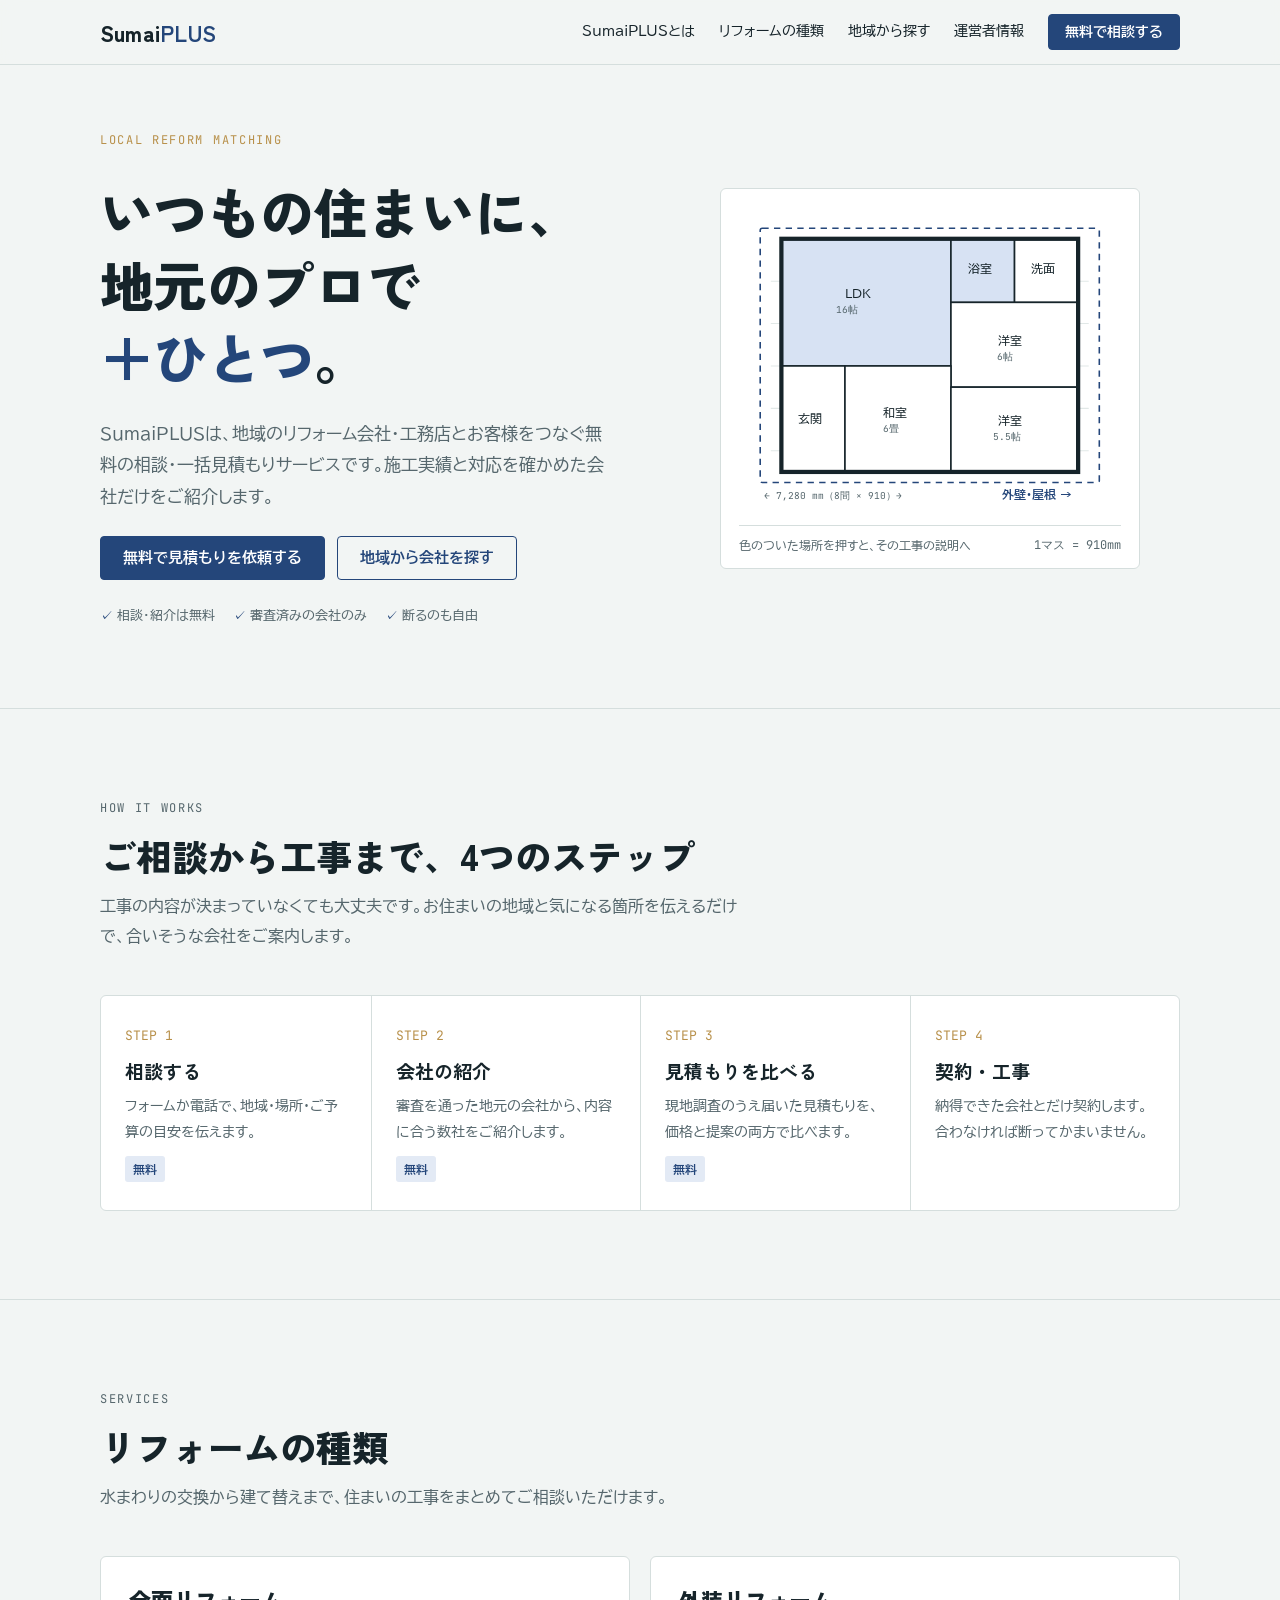
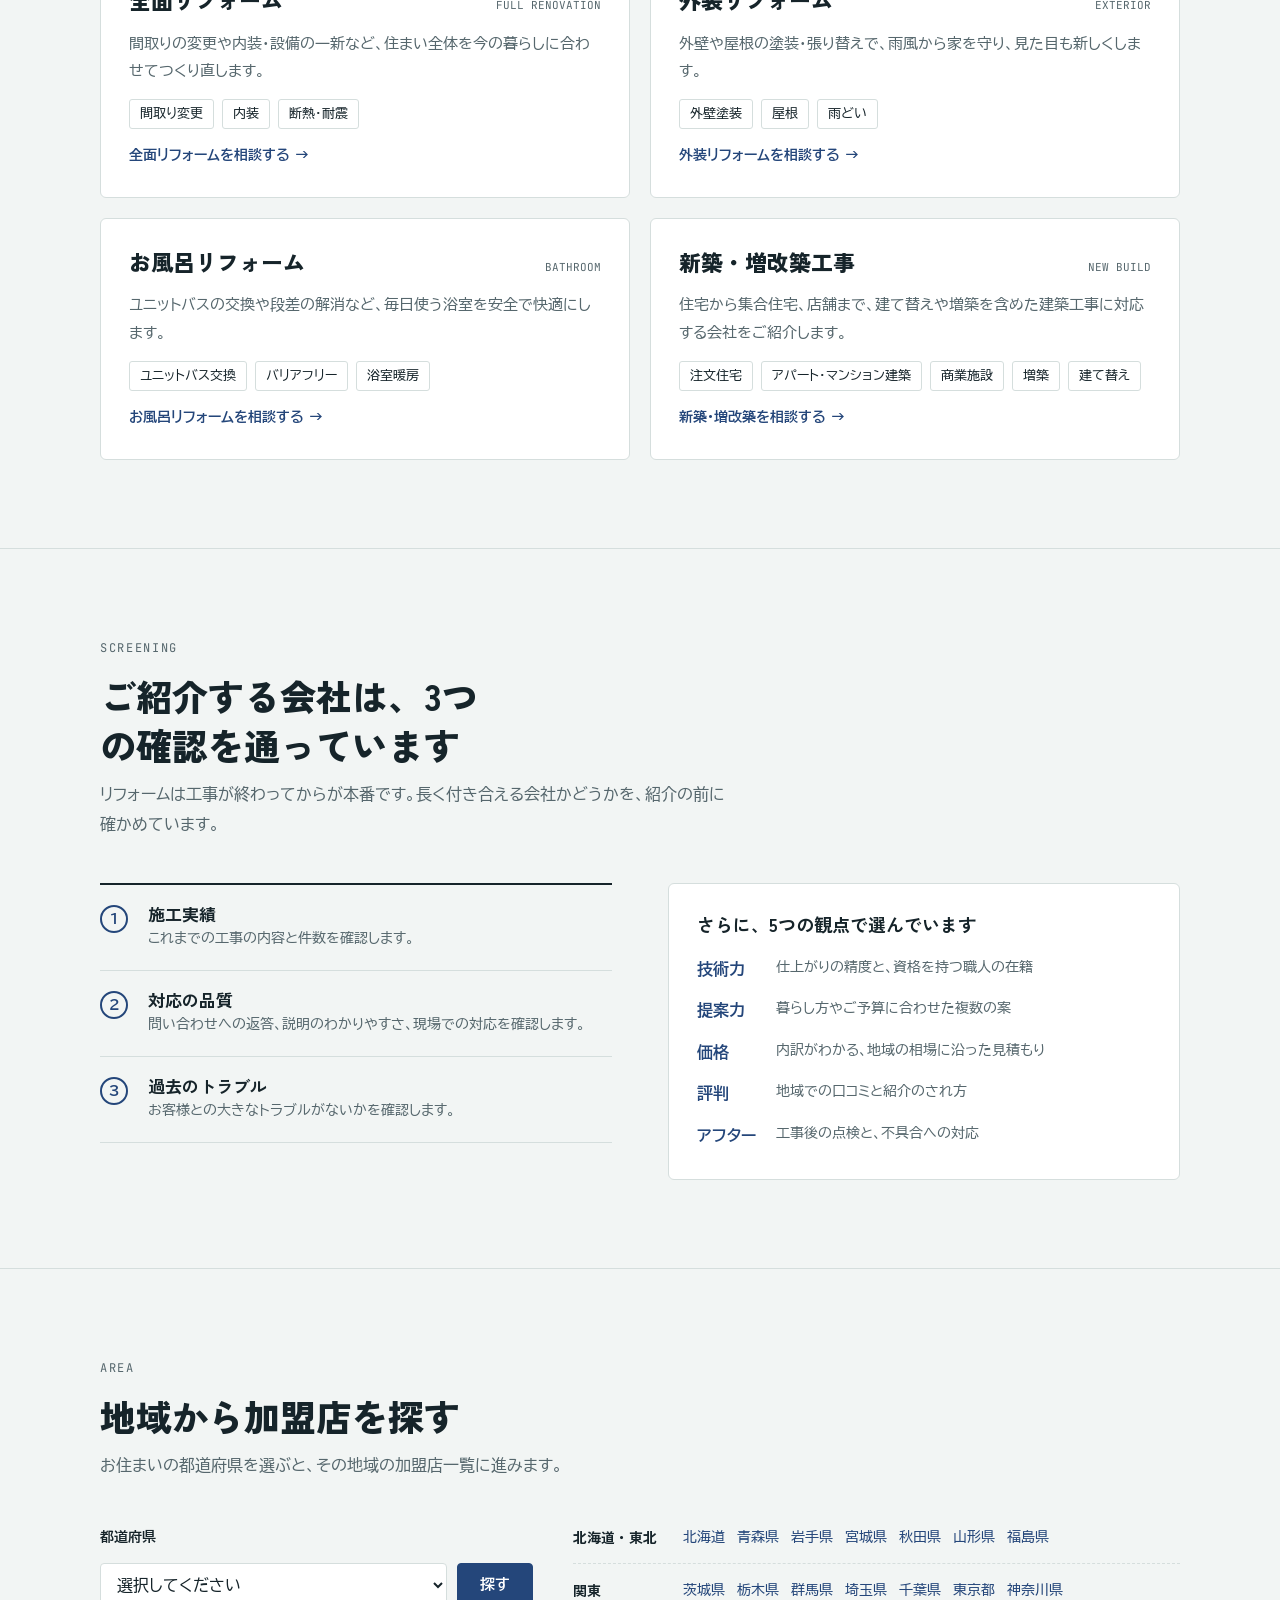
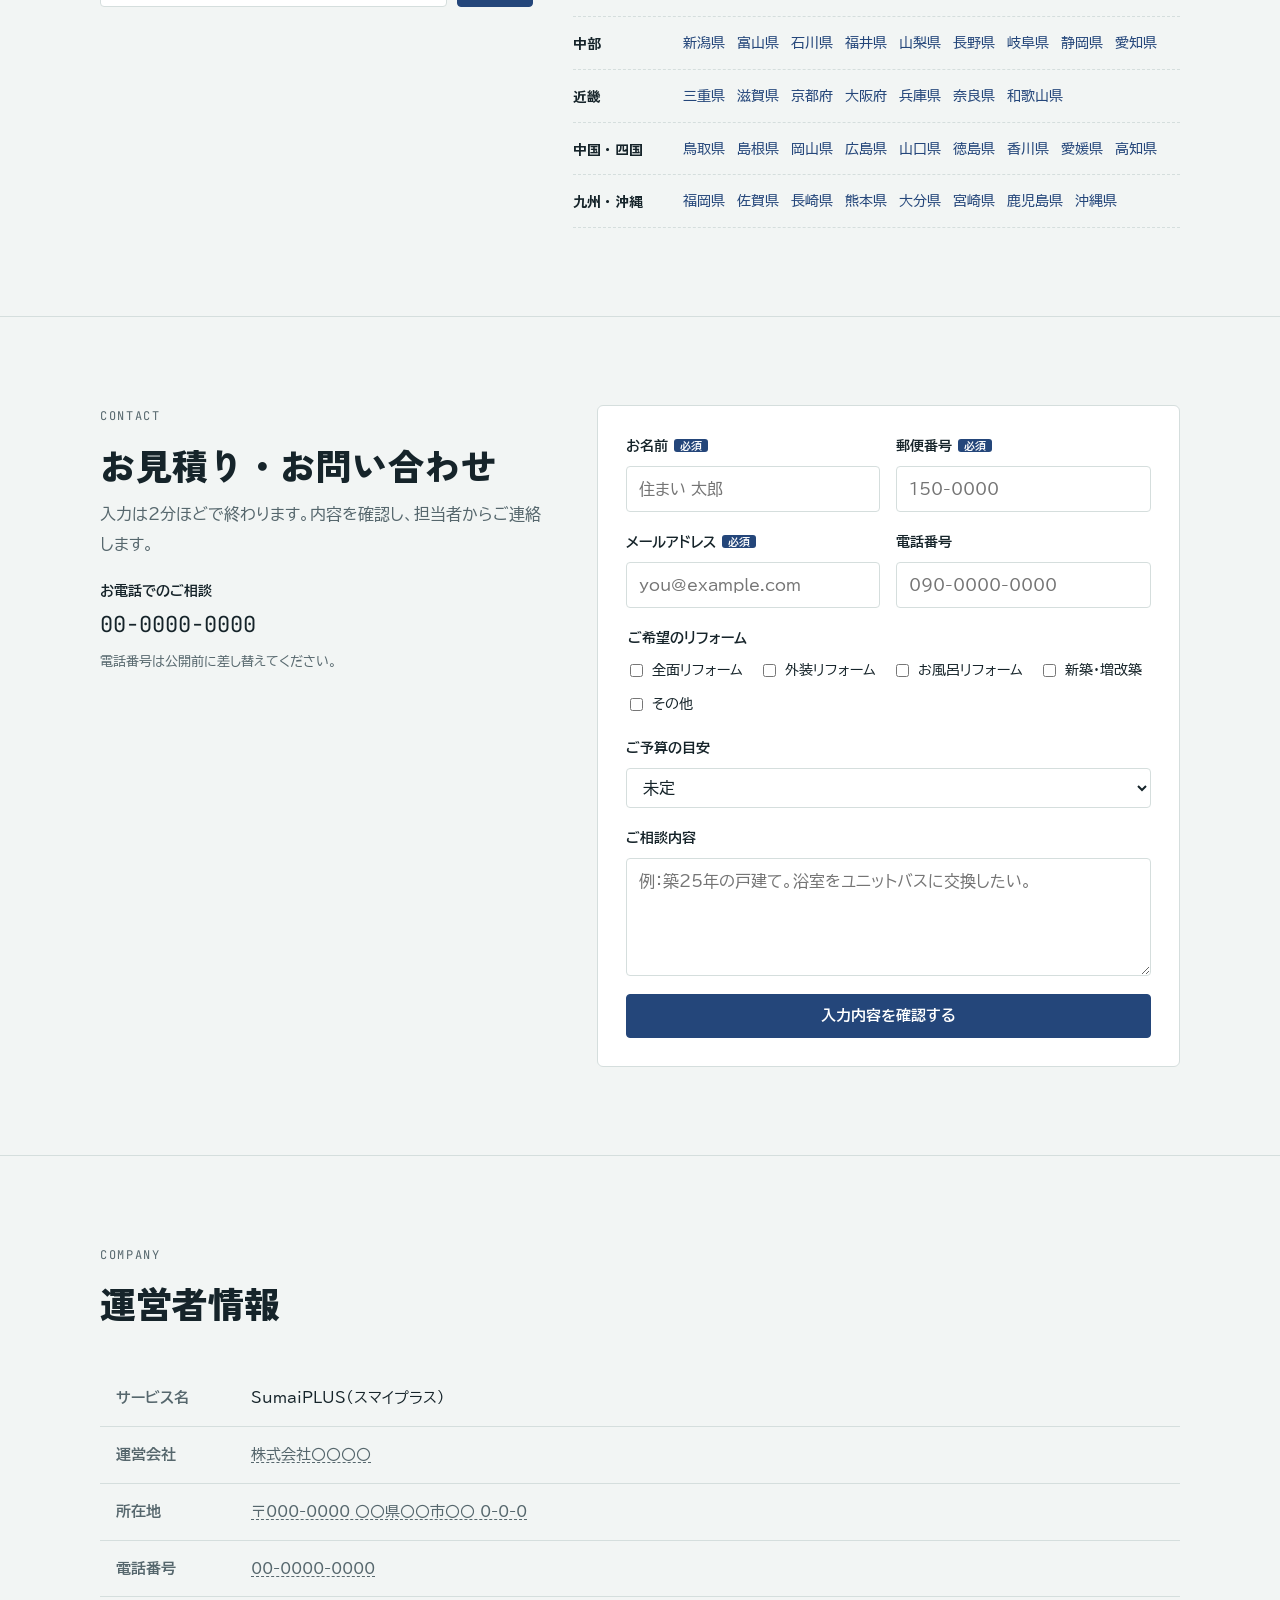
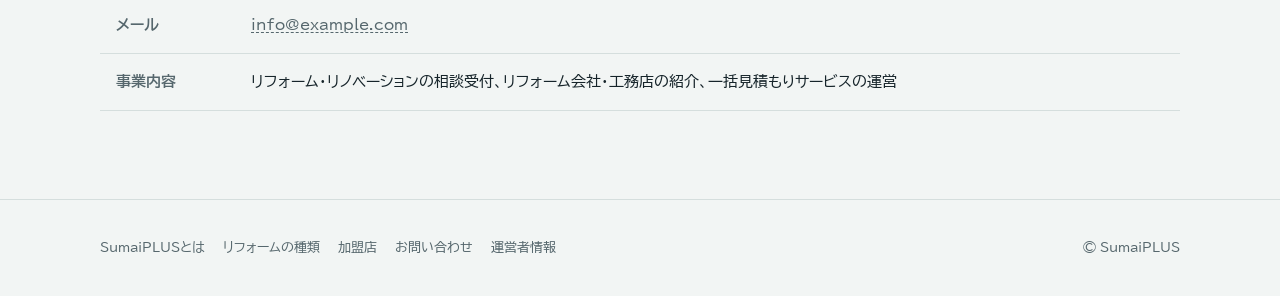
<file: sites/sumaiplus/index.html>
<!doctype html>
<html lang="ja">
<head>
<meta charset="utf-8">
<meta name="viewport" content="width=device-width, initial-scale=1, viewport-fit=cover">
<title>SumaiPLUS</title>
<meta name="description" content="地元のリフォーム会社・工務店を無料で紹介。審査済みのプロから見積もりを取り寄せて比較できるリフォーム相談サービスです。">
<link rel="preconnect" href="https://fonts.googleapis.com">
<link rel="preconnect" href="https://fonts.gstatic.com" crossorigin>
<link rel="stylesheet" href="https://fonts.googleapis.com/css2?family=BIZ+UDPGothic:wght@400;700&family=JetBrains+Mono:wght@500&family=Zen+Kaku+Gothic+New:wght@700;900&display=swap">
<style>
:root {
  --ground: #f2f5f4;
  --surface: #ffffff;
  --ink: #16242a;
  --muted: #56676d;
  --line: #d5dedd;
  --grid: #e1e8e7;
  --ai: #24467a;
  --ai-soft: #e3eaf5;
  --hinoki: #b8904a;
  --on-ai: #ffffff;
  --room: #ffffff;
  --room-hot: #d7e2f3;
  --font-display: "Zen Kaku Gothic New", "Hiragino Kaku Gothic ProN", "Yu Gothic", sans-serif;
  --font-body: "BIZ UDPGothic", "Hiragino Sans", "Yu Gothic", "Meiryo", sans-serif;
  --font-mono: "JetBrains Mono", ui-monospace, "SFMono-Regular", Menlo, monospace;
  --wrap: 1120px;
}
@media (prefers-color-scheme: dark) {
  :root:not([data-theme="light"]) {
    color-scheme: dark;
    --ground: #0f181c;
    --surface: #16232a;
    --ink: #e6eeef;
    --muted: #9aadb2;
    --line: #2a3b42;
    --grid: #1c2a30;
    --ai: #8fb0e6;
    --ai-soft: #1c2c45;
    --hinoki: #d6b273;
    --on-ai: #0f181c;
    --room: #16232a;
    --room-hot: #243a5c;
  }
}
:root[data-theme="dark"] {
  color-scheme: dark;
  --ground: #0f181c;
  --surface: #16232a;
  --ink: #e6eeef;
  --muted: #9aadb2;
  --line: #2a3b42;
  --grid: #1c2a30;
  --ai: #8fb0e6;
  --ai-soft: #1c2c45;
  --hinoki: #d6b273;
  --on-ai: #0f181c;
  --room: #16232a;
  --room-hot: #243a5c;
}

* { box-sizing: border-box; }
body {
  margin: 0;
  background: var(--ground);
  color: var(--ink);
  font-family: var(--font-body);
  font-size: 16px;
  line-height: 1.85;
  -webkit-font-smoothing: antialiased;
}
img { max-width: 100%; }
a { color: var(--ai); }
a:focus-visible, button:focus-visible, input:focus-visible, select:focus-visible, textarea:focus-visible {
  outline: 2px solid var(--ai);
  outline-offset: 2px;
}
h1, h2, h3 { font-family: var(--font-display); line-height: 1.35; text-wrap: balance; margin: 0; }
p { margin: 0; }
.wrap { max-width: var(--wrap); margin-inline: auto; padding-inline: 20px; }
.eyebrow {
  font-family: var(--font-mono);
  font-size: 12px;
  letter-spacing: .14em;
  text-transform: uppercase;
  color: var(--hinoki);
}
.section { padding-block: 88px; border-top: 1px solid var(--line); }
.section-head { display: grid; gap: 12px; max-width: 40em; margin-bottom: 44px; }
.section-head h2 { font-size: clamp(26px, 3.4vw, 36px); font-weight: 900; }
.section-head p { color: var(--muted); }

/* header */
.site-header {
  position: sticky;
  top: env(safe-area-inset-top, 0px);
  z-index: 10;
  background: color-mix(in srgb, var(--ground) 92%, transparent);
  backdrop-filter: blur(8px);
  border-bottom: 1px solid var(--line);
}
.site-header .wrap { display: flex; align-items: center; justify-content: space-between; gap: 16px; height: 64px; }
.logo { font-family: var(--font-display); font-weight: 900; font-size: 22px; color: var(--ink); text-decoration: none; letter-spacing: .01em; }
.logo b { color: var(--ai); }
.nav { display: flex; gap: 24px; align-items: center; }
.nav a { color: var(--ink); text-decoration: none; font-size: 14px; }
.nav a:hover { color: var(--ai); }
.btn {
  display: inline-flex; align-items: center; justify-content: center; gap: 8px;
  padding: 12px 22px;
  border-radius: 4px;
  border: 1px solid var(--ai);
  background: var(--ai);
  color: var(--on-ai);
  font: 700 15px/1.2 var(--font-body);
  text-decoration: none;
  cursor: pointer;
}
.btn:hover { filter: brightness(1.08); }
.btn.ghost { background: transparent; color: var(--ai); }
.nav .btn { padding: 9px 16px; font-size: 14px; color: var(--on-ai); }
@media (max-width: 760px) { .nav a:not(.btn) { display: none; } }

/* hero */
.hero { padding-block: 64px 80px; }
.hero .wrap { display: grid; grid-template-columns: 1.05fr 1fr; gap: 56px; align-items: center; }
.hero h1 { font-size: clamp(32px, 5vw, 54px); font-weight: 900; letter-spacing: -.01em; }
.hero h1 .plus { color: var(--ai); white-space: nowrap; }
.hero-copy { display: grid; gap: 24px; }
.hero-copy .lead { font-size: 17px; color: var(--muted); max-width: 30em; }
.hero-actions { display: flex; gap: 12px; flex-wrap: wrap; }
.hero-note { font-size: 13px; color: var(--muted); display: flex; gap: 18px; flex-wrap: wrap; }
.hero-note span::before { content: "✓ "; color: var(--ai); font-weight: 700; }

.plan {
  background: var(--surface);
  border: 1px solid var(--line);
  border-radius: 6px;
  padding: 18px 18px 12px;
}
.plan svg { display: block; width: 100%; height: auto; }
.plan .gridline { stroke: var(--grid); stroke-width: 1; }
.plan .wall { fill: none; stroke: var(--ink); stroke-width: 4; }
.plan .room { fill: var(--room); stroke: var(--ink); stroke-width: 1.5; transition: fill .2s; }
.plan a .room { fill: var(--room-hot); }
.plan a:hover .room, .plan a:focus .room { fill: var(--ai-soft); stroke: var(--ai); }
.plan .exterior { fill: none; stroke: var(--ai); stroke-width: 1.5; stroke-dasharray: 6 5; }
.plan text { font-family: var(--font-body); font-size: 11px; fill: var(--ink); }
.plan text.dim { font-family: var(--font-mono); font-size: 9px; fill: var(--muted); }
.plan text.tag { font-weight: 700; fill: var(--ai); font-size: 11px; }
.plan figcaption { display: flex; justify-content: space-between; gap: 12px; flex-wrap: wrap; font-size: 12px; color: var(--muted); border-top: 1px solid var(--line); margin-top: 10px; padding-top: 8px; }
.plan figcaption .mono { font-family: var(--font-mono); }
@media (max-width: 860px) { .hero .wrap { grid-template-columns: 1fr; gap: 40px; } }

/* flow */
.flow { list-style: none; margin: 0; padding: 0; display: grid; grid-template-columns: repeat(4, 1fr); gap: 0; border: 1px solid var(--line); border-radius: 6px; background: var(--surface); }
.flow li { padding: 28px 24px; display: grid; gap: 10px; align-content: start; border-left: 1px solid var(--line); }
.flow li:first-child { border-left: 0; }
.flow .step { font-family: var(--font-mono); font-size: 13px; color: var(--hinoki); }
.flow h3 { font-size: 19px; font-weight: 700; }
.flow p { font-size: 14px; color: var(--muted); }
.flow .free { justify-self: start; font-size: 12px; font-weight: 700; color: var(--ai); background: var(--ai-soft); padding: 2px 8px; border-radius: 3px; }
@media (max-width: 860px) {
  .flow { grid-template-columns: 1fr 1fr; }
  .flow li:nth-child(3) { border-left: 0; }
  .flow li:nth-child(n+3) { border-top: 1px solid var(--line); }
}
@media (max-width: 520px) {
  .flow { grid-template-columns: 1fr; }
  .flow li { border-left: 0; }
  .flow li + li { border-top: 1px solid var(--line); }
}

/* services */
.services { display: grid; grid-template-columns: repeat(2, 1fr); gap: 20px; }
.svc { background: var(--surface); border: 1px solid var(--line); border-radius: 6px; padding: 28px; display: grid; gap: 14px; align-content: start; scroll-margin-top: 90px; }
.svc:target { border-color: var(--ai); box-shadow: 0 0 0 3px var(--ai-soft); }
.svc-top { display: flex; justify-content: space-between; align-items: baseline; gap: 12px; }
.svc h3 { font-size: 22px; font-weight: 900; }
.svc .where { font-family: var(--font-mono); font-size: 11px; color: var(--muted); white-space: nowrap; }
.svc p { color: var(--muted); font-size: 15px; }
.chips { display: flex; flex-wrap: wrap; gap: 8px; list-style: none; margin: 0; padding: 0; }
.chips li { font-size: 13px; border: 1px solid var(--line); border-radius: 3px; padding: 2px 10px; }
.svc a.more { font-size: 14px; font-weight: 700; text-decoration: none; }
.svc a.more:hover { text-decoration: underline; }
@media (max-width: 760px) { .services { grid-template-columns: 1fr; } }

/* screening */
.screen { display: grid; grid-template-columns: 1fr 1fr; gap: 56px; align-items: start; }
.checks { list-style: none; margin: 0; padding: 0; display: grid; gap: 0; border-top: 2px solid var(--ink); }
.checks li { display: grid; grid-template-columns: 36px 1fr; gap: 12px; padding: 18px 0; border-bottom: 1px solid var(--line); }
.checks .mark { width: 28px; height: 28px; border: 2px solid var(--ai); border-radius: 50%; display: grid; place-items: center; color: var(--ai); font-weight: 700; font-size: 14px; margin-top: 2px; }
.checks h3 { font-size: 17px; font-weight: 700; }
.checks p { font-size: 14px; color: var(--muted); }
.criteria { background: var(--surface); border: 1px solid var(--line); border-radius: 6px; padding: 28px; display: grid; gap: 18px; }
.criteria h3 { font-size: 18px; font-weight: 700; }
.criteria dl { margin: 0; display: grid; grid-template-columns: max-content 1fr; gap: 12px 20px; }
.criteria dt { font-weight: 700; color: var(--ai); }
.criteria dd { margin: 0; font-size: 14px; color: var(--muted); }
@media (max-width: 860px) { .screen { grid-template-columns: 1fr; gap: 36px; } }

/* area */
.area-box { display: grid; grid-template-columns: 1fr 1.4fr; gap: 40px; align-items: start; }
.area-form { display: grid; gap: 12px; }
.area-form label { font-weight: 700; font-size: 14px; }
.area-row { display: flex; gap: 10px; flex-wrap: wrap; }
select, input, textarea {
  font: 16px/1.5 var(--font-body);
  color: var(--ink);
  background: var(--surface);
  border: 1px solid var(--line);
  border-radius: 4px;
  padding: 10px 12px;
  width: 100%;
}
.area-row select { flex: 1 1 200px; width: auto; }
.regions { display: grid; gap: 14px; }
.region { display: grid; grid-template-columns: 7em 1fr; gap: 12px; font-size: 14px; padding-bottom: 12px; border-bottom: 1px dashed var(--line); }
.region strong { font-family: var(--font-display); }
.region .prefs { display: flex; flex-wrap: wrap; gap: 4px 12px; }
.region button { background: none; border: 0; padding: 0; font: inherit; color: var(--ai); cursor: pointer; }
.region button:hover { text-decoration: underline; }
.area-result { font-size: 14px; color: var(--muted); min-height: 1.8em; }
.area-result b { color: var(--ink); }
@media (max-width: 860px) { .area-box { grid-template-columns: 1fr; } }
@media (max-width: 480px) { .region { grid-template-columns: 1fr; gap: 4px; } }

/* contact */
.contact { display: grid; grid-template-columns: 1fr 1.3fr; gap: 48px; align-items: start; }
.contact-side { display: grid; gap: 20px; }
.contact-side .tel { font-family: var(--font-mono); font-size: 22px; color: var(--ink); user-select: all; }
.contact-side small { color: var(--muted); font-size: 13px; }
form.inquiry { background: var(--surface); border: 1px solid var(--line); border-radius: 6px; padding: 28px; display: grid; gap: 18px; }
.field { display: grid; gap: 6px; }
.field label { font-weight: 700; font-size: 14px; }
.field .req { font-size: 11px; color: var(--on-ai); background: var(--ai); padding: 1px 6px; border-radius: 3px; margin-left: 6px; vertical-align: 1px; }
.field-row { display: grid; grid-template-columns: 1fr 1fr; gap: 16px; }
.types { display: flex; flex-wrap: wrap; gap: 8px 16px; font-size: 14px; }
.types label { display: inline-flex; align-items: center; gap: 6px; font-weight: 400; }
.types input { width: auto; }
.form-msg { font-size: 14px; padding: 12px 14px; border-radius: 4px; background: var(--ai-soft); color: var(--ink); }
.form-msg.err { background: transparent; border: 1px solid #c0392b; color: var(--ink); }
@media (max-width: 860px) { .contact { grid-template-columns: 1fr; } }
@media (max-width: 520px) { .field-row { grid-template-columns: 1fr; } }

/* company */
.company { overflow-x: auto; }
.company table { width: 100%; border-collapse: collapse; font-size: 15px; min-width: 0; }
.company th, .company td { text-align: left; padding: 14px 16px; border-bottom: 1px solid var(--line); vertical-align: top; }
.company th { width: 9em; color: var(--muted); font-weight: 700; white-space: nowrap; }
.placeholder { color: var(--muted); font-style: normal; border-bottom: 1px dashed var(--muted); }

footer { border-top: 1px solid var(--line); padding-block: 36px; font-size: 13px; color: var(--muted); }
footer .wrap { display: flex; justify-content: space-between; gap: 16px; flex-wrap: wrap; }
footer nav { display: flex; gap: 18px; flex-wrap: wrap; }
footer a { color: var(--muted); text-decoration: none; }
footer a:hover { color: var(--ai); }

@media (prefers-reduced-motion: reduce) { * { transition: none !important; scroll-behavior: auto !important; } }
html { scroll-behavior: smooth; }
</style>
</head>
<body>

<header class="site-header">
  <div class="wrap">
    <a class="logo" href="#top">Sumai<b>PLUS</b></a>
    <nav class="nav" aria-label="メインメニュー">
      <a href="#about">SumaiPLUSとは</a>
      <a href="#services">リフォームの種類</a>
      <a href="#area">地域から探す</a>
      <a href="#company">運営者情報</a>
      <a class="btn" href="#contact">無料で相談する</a>
    </nav>
  </div>
</header>

<main id="top">
  <section class="hero">
    <div class="wrap">
      <div class="hero-copy">
        <p class="eyebrow">Local Reform Matching</p>
        <h1>いつもの住まいに、<br>地元のプロで<span class="plus">＋ひとつ</span>。</h1>
        <p class="lead">SumaiPLUSは、地域のリフォーム会社・工務店とお客様をつなぐ無料の相談・一括見積もりサービスです。施工実績と対応を確かめた会社だけをご紹介します。</p>
        <div class="hero-actions">
          <a class="btn" href="#contact">無料で見積もりを依頼する</a>
          <a class="btn ghost" href="#area">地域から会社を探す</a>
        </div>
        <p class="hero-note"><span>相談・紹介は無料</span><span>審査済みの会社のみ</span><span>断るのも自由</span></p>
      </div>

      <figure class="plan" aria-label="間取り図からリフォーム箇所を選ぶ">
        <svg viewBox="0 0 360 290" role="img" aria-labelledby="plan-title">
          <title id="plan-title">3LDKの間取り図。浴室、LDK、外壁をクリックすると対応するリフォームの説明に移動します。</title>
          <g>
            <line class="gridline" x1="40" y1="30" x2="40" y2="250"/><line class="gridline" x1="80" y1="30" x2="80" y2="250"/>
            <line class="gridline" x1="120" y1="30" x2="120" y2="250"/><line class="gridline" x1="160" y1="30" x2="160" y2="250"/>
            <line class="gridline" x1="200" y1="30" x2="200" y2="250"/><line class="gridline" x1="240" y1="30" x2="240" y2="250"/>
            <line class="gridline" x1="280" y1="30" x2="280" y2="250"/><line class="gridline" x1="320" y1="30" x2="320" y2="250"/>
            <line class="gridline" x1="30" y1="70" x2="330" y2="70"/><line class="gridline" x1="30" y1="110" x2="330" y2="110"/>
            <line class="gridline" x1="30" y1="150" x2="330" y2="150"/><line class="gridline" x1="30" y1="190" x2="330" y2="190"/>
            <line class="gridline" x1="30" y1="230" x2="330" y2="230"/>
          </g>
          <a href="#svc-exterior"><rect class="exterior" x="20" y="20" width="320" height="240" rx="2"/><text class="tag" x="248" y="276">外壁・屋根 →</text></a>
          <a href="#svc-full"><rect class="room" x="40" y="30" width="160" height="120"/><text x="100" y="86">LDK</text><text class="dim" x="92" y="100">16帖</text></a>
          <a href="#svc-bath"><rect class="room" x="200" y="30" width="60" height="60"/><text x="216" y="62">浴室</text></a>
          <rect class="room" x="260" y="30" width="60" height="60"/><text x="276" y="62">洗面</text>
          <rect class="room" x="200" y="90" width="120" height="80"/><text x="244" y="130">洋室</text><text class="dim" x="243" y="144">6帖</text>
          <rect class="room" x="40" y="150" width="60" height="100"/><text x="56" y="204">玄関</text>
          <rect class="room" x="100" y="150" width="100" height="100"/><text x="136" y="198">和室</text><text class="dim" x="136" y="212">6畳</text>
          <rect class="room" x="200" y="170" width="120" height="80"/><text x="244" y="206">洋室</text><text class="dim" x="240" y="220">5.5帖</text>
          <rect class="wall" x="40" y="30" width="280" height="220"/>
          <text class="dim" x="24" y="276">← 7,280 mm（8間 × 910）→</text>
        </svg>
        <figcaption><span>色のついた場所を押すと、その工事の説明へ</span><span class="mono">1マス = 910mm</span></figcaption>
      </figure>
    </div>
  </section>

  <section class="section" id="about">
    <div class="wrap">
      <div class="section-head">
        <p class="eyebrow">How it works</p>
        <h2>ご相談から工事まで、4つのステップ</h2>
        <p>工事の内容が決まっていなくても大丈夫です。お住まいの地域と気になる箇所を伝えるだけで、合いそうな会社をご案内します。</p>
      </div>
      <ol class="flow">
        <li><span class="step">STEP 1</span><h3>相談する</h3><p>フォームか電話で、地域・場所・ご予算の目安を伝えます。</p><span class="free">無料</span></li>
        <li><span class="step">STEP 2</span><h3>会社の紹介</h3><p>審査を通った地元の会社から、内容に合う数社をご紹介します。</p><span class="free">無料</span></li>
        <li><span class="step">STEP 3</span><h3>見積もりを比べる</h3><p>現地調査のうえ届いた見積もりを、価格と提案の両方で比べます。</p><span class="free">無料</span></li>
        <li><span class="step">STEP 4</span><h3>契約・工事</h3><p>納得できた会社とだけ契約します。合わなければ断ってかまいません。</p></li>
      </ol>
    </div>
  </section>

  <section class="section" id="services">
    <div class="wrap">
      <div class="section-head">
        <p class="eyebrow">Services</p>
        <h2>リフォームの種類</h2>
        <p>水まわりの交換から建て替えまで、住まいの工事をまとめてご相談いただけます。</p>
      </div>
      <div class="services">
        <article class="svc" id="svc-full">
          <div class="svc-top"><h3>全面リフォーム</h3><span class="where">FULL RENOVATION</span></div>
          <p>間取りの変更や内装・設備の一新など、住まい全体を今の暮らしに合わせてつくり直します。</p>
          <ul class="chips"><li>間取り変更</li><li>内装</li><li>断熱・耐震</li></ul>
          <a class="more" href="#contact">全面リフォームを相談する →</a>
        </article>
        <article class="svc" id="svc-exterior">
          <div class="svc-top"><h3>外装リフォーム</h3><span class="where">EXTERIOR</span></div>
          <p>外壁や屋根の塗装・張り替えで、雨風から家を守り、見た目も新しくします。</p>
          <ul class="chips"><li>外壁塗装</li><li>屋根</li><li>雨どい</li></ul>
          <a class="more" href="#contact">外装リフォームを相談する →</a>
        </article>
        <article class="svc" id="svc-bath">
          <div class="svc-top"><h3>お風呂リフォーム</h3><span class="where">BATHROOM</span></div>
          <p>ユニットバスの交換や段差の解消など、毎日使う浴室を安全で快適にします。</p>
          <ul class="chips"><li>ユニットバス交換</li><li>バリアフリー</li><li>浴室暖房</li></ul>
          <a class="more" href="#contact">お風呂リフォームを相談する →</a>
        </article>
        <article class="svc" id="svc-new">
          <div class="svc-top"><h3>新築・増改築工事</h3><span class="where">NEW BUILD</span></div>
          <p>住宅から集合住宅、店舗まで、建て替えや増築を含めた建築工事に対応する会社をご紹介します。</p>
          <ul class="chips"><li>注文住宅</li><li>アパート・マンション建築</li><li>商業施設</li><li>増築</li><li>建て替え</li></ul>
          <a class="more" href="#contact">新築・増改築を相談する →</a>
        </article>
      </div>
    </div>
  </section>

  <section class="section" id="screening">
    <div class="wrap">
      <div class="section-head">
        <p class="eyebrow">Screening</p>
        <h2>ご紹介する会社は、3つの確認を通っています</h2>
        <p>リフォームは工事が終わってからが本番です。長く付き合える会社かどうかを、紹介の前に確かめています。</p>
      </div>
      <div class="screen">
        <ul class="checks">
          <li><span class="mark">1</span><div><h3>施工実績</h3><p>これまでの工事の内容と件数を確認します。</p></div></li>
          <li><span class="mark">2</span><div><h3>対応の品質</h3><p>問い合わせへの返答、説明のわかりやすさ、現場での対応を確認します。</p></div></li>
          <li><span class="mark">3</span><div><h3>過去のトラブル</h3><p>お客様との大きなトラブルがないかを確認します。</p></div></li>
        </ul>
        <div class="criteria">
          <h3>さらに、5つの観点で選んでいます</h3>
          <dl>
            <dt>技術力</dt><dd>仕上がりの精度と、資格を持つ職人の在籍</dd>
            <dt>提案力</dt><dd>暮らし方やご予算に合わせた複数の案</dd>
            <dt>価格</dt><dd>内訳がわかる、地域の相場に沿った見積もり</dd>
            <dt>評判</dt><dd>地域での口コミと紹介のされ方</dd>
            <dt>アフター</dt><dd>工事後の点検と、不具合への対応</dd>
          </dl>
        </div>
      </div>
    </div>
  </section>

  <section class="section" id="area">
    <div class="wrap">
      <div class="section-head">
        <p class="eyebrow">Area</p>
        <h2>地域から加盟店を探す</h2>
        <p>お住まいの都道府県を選ぶと、その地域の加盟店一覧に進みます。</p>
      </div>
      <div class="area-box">
        <form class="area-form" id="area-form">
          <label for="pref">都道府県</label>
          <div class="area-row">
            <select id="pref" name="pref"></select>
            <button class="btn" type="submit">探す</button>
          </div>
          <p class="area-result" id="area-result" aria-live="polite"></p>
        </form>
        <div class="regions" id="regions"></div>
      </div>
    </div>
  </section>

  <section class="section" id="contact">
    <div class="wrap contact">
      <div class="contact-side">
        <div class="section-head" style="margin-bottom:0">
          <p class="eyebrow">Contact</p>
          <h2>お見積り・お問い合わせ</h2>
          <p>入力は2分ほどで終わります。内容を確認し、担当者からご連絡します。</p>
        </div>
        <div>
          <p style="font-size:14px;font-weight:700">お電話でのご相談</p>
          <p class="tel">00-0000-0000</p>
          <small>電話番号は公開前に差し替えてください。</small>
        </div>
      </div>

      <form class="inquiry" id="inquiry" novalidate>
        <div class="field-row">
          <div class="field"><label for="name">お名前<span class="req">必須</span></label><input id="name" name="name" autocomplete="name" placeholder="住まい 太郎"></div>
          <div class="field"><label for="zip">郵便番号<span class="req">必須</span></label><input id="zip" name="zip" inputmode="numeric" autocomplete="postal-code" placeholder="150-0000"></div>
        </div>
        <div class="field-row">
          <div class="field"><label for="email">メールアドレス<span class="req">必須</span></label><input id="email" name="email" type="email" autocomplete="email" placeholder="you@example.com"></div>
          <div class="field"><label for="tel">電話番号</label><input id="tel" name="tel" type="tel" autocomplete="tel" placeholder="090-0000-0000"></div>
        </div>
        <fieldset class="field" style="border:0;padding:0;margin:0">
          <legend style="font-weight:700;font-size:14px;margin-bottom:6px">ご希望のリフォーム</legend>
          <div class="types">
            <label><input type="checkbox" id="t-full" name="type" value="全面リフォーム"> 全面リフォーム</label>
            <label><input type="checkbox" id="t-ext" name="type" value="外装リフォーム"> 外装リフォーム</label>
            <label><input type="checkbox" id="t-bath" name="type" value="お風呂リフォーム"> お風呂リフォーム</label>
            <label><input type="checkbox" id="t-new" name="type" value="新築・増改築"> 新築・増改築</label>
            <label><input type="checkbox" id="t-other" name="type" value="その他"> その他</label>
          </div>
        </fieldset>
        <div class="field"><label for="budget">ご予算の目安</label>
          <select id="budget" name="budget">
            <option value="">未定</option>
            <option>50万円未満</option>
            <option>50〜100万円</option>
            <option>100〜300万円</option>
            <option>300〜1,000万円</option>
            <option>1,000万円以上</option>
          </select>
        </div>
        <div class="field"><label for="msg">ご相談内容</label><textarea id="msg" name="msg" rows="4" placeholder="例：築25年の戸建て。浴室をユニットバスに交換したい。"></textarea></div>
        <p class="form-msg" id="form-msg" hidden aria-live="polite"></p>
        <button class="btn" type="submit">入力内容を確認する</button>
      </form>
    </div>
  </section>

  <section class="section" id="company">
    <div class="wrap">
      <div class="section-head">
        <p class="eyebrow">Company</p>
        <h2>運営者情報</h2>
      </div>
      <div class="company">
        <table>
          <tbody>
            <tr><th>サービス名</th><td>SumaiPLUS（スマイプラス）</td></tr>
            <tr><th>運営会社</th><td><em class="placeholder">株式会社〇〇〇〇</em></td></tr>
            <tr><th>所在地</th><td><em class="placeholder">〒000-0000 〇〇県〇〇市〇〇 0-0-0</em></td></tr>
            <tr><th>電話番号</th><td><em class="placeholder">00-0000-0000</em></td></tr>
            <tr><th>メール</th><td><em class="placeholder">info@example.com</em></td></tr>
            <tr><th>事業内容</th><td>リフォーム・リノベーションの相談受付、リフォーム会社・工務店の紹介、一括見積もりサービスの運営</td></tr>
          </tbody>
        </table>
      </div>
    </div>
  </section>
</main>

<footer>
  <div class="wrap">
    <nav aria-label="フッターメニュー">
      <a href="#about">SumaiPLUSとは</a>
      <a href="#services">リフォームの種類</a>
      <a href="#area">加盟店</a>
      <a href="#contact">お問い合わせ</a>
      <a href="#company">運営者情報</a>
    </nav>
    <span>© SumaiPLUS</span>
  </div>
</footer>

<script>
(function () {
  var REGIONS = [
    ["北海道・東北", ["北海道", "青森県", "岩手県", "宮城県", "秋田県", "山形県", "福島県"]],
    ["関東", ["茨城県", "栃木県", "群馬県", "埼玉県", "千葉県", "東京都", "神奈川県"]],
    ["中部", ["新潟県", "富山県", "石川県", "福井県", "山梨県", "長野県", "岐阜県", "静岡県", "愛知県"]],
    ["近畿", ["三重県", "滋賀県", "京都府", "大阪府", "兵庫県", "奈良県", "和歌山県"]],
    ["中国・四国", ["鳥取県", "島根県", "岡山県", "広島県", "山口県", "徳島県", "香川県", "愛媛県", "高知県"]],
    ["九州・沖縄", ["福岡県", "佐賀県", "長崎県", "熊本県", "大分県", "宮崎県", "鹿児島県", "沖縄県"]]
  ];
  var select = document.getElementById("pref");
  var regions = document.getElementById("regions");
  var result = document.getElementById("area-result");

  var first = document.createElement("option");
  first.value = ""; first.textContent = "選択してください";
  select.appendChild(first);

  REGIONS.forEach(function (r) {
    var group = document.createElement("optgroup");
    group.label = r[0];
    var row = document.createElement("div");
    row.className = "region";
    var name = document.createElement("strong");
    name.textContent = r[0];
    var prefs = document.createElement("div");
    prefs.className = "prefs";
    r[1].forEach(function (p) {
      var o = document.createElement("option");
      o.value = p; o.textContent = p;
      group.appendChild(o);
      var b = document.createElement("button");
      b.type = "button"; b.textContent = p;
      b.addEventListener("click", function () { select.value = p; show(p); });
      prefs.appendChild(b);
    });
    select.appendChild(group);
    row.appendChild(name); row.appendChild(prefs);
    regions.appendChild(row);
  });

  function show(p) {
    if (!p) { result.textContent = "都道府県を選んでください。"; return; }
    result.innerHTML = "";
    var b = document.createElement("b"); b.textContent = p;
    result.appendChild(b);
    result.appendChild(document.createTextNode(" の加盟店ページは準備中です。お急ぎの方は下のフォームからご相談ください。"));
  }
  document.getElementById("area-form").addEventListener("submit", function (e) {
    e.preventDefault(); show(select.value);
  });

  var form = document.getElementById("inquiry");
  var msg = document.getElementById("form-msg");
  form.addEventListener("submit", function (e) {
    e.preventDefault();
    var missing = [];
    if (!form.name.value.trim()) missing.push("お名前");
    if (!/^\d{3}-?\d{4}$/.test(form.zip.value.trim())) missing.push("郵便番号（例：150-0000）");
    if (!/^[^@\s]+@[^@\s]+\.[^@\s]+$/.test(form.email.value.trim())) missing.push("メールアドレス");
    msg.hidden = false;
    if (missing.length) {
      msg.className = "form-msg err";
      msg.textContent = "次の項目を確認してください：" + missing.join("、");
      return;
    }
    var types = Array.prototype.filter.call(form.querySelectorAll('input[name="type"]'), function (c) { return c.checked; })
      .map(function (c) { return c.value; });
    msg.className = "form-msg";
    msg.textContent = form.name.value.trim() + " 様　ご希望：" + (types.join("・") || "未選択") +
      "　ご予算：" + (form.budget.value || "未定") + "。このページは見本のため、送信はまだ行われません。";
  });
})();
</script>
</body>
</html>
</file>
